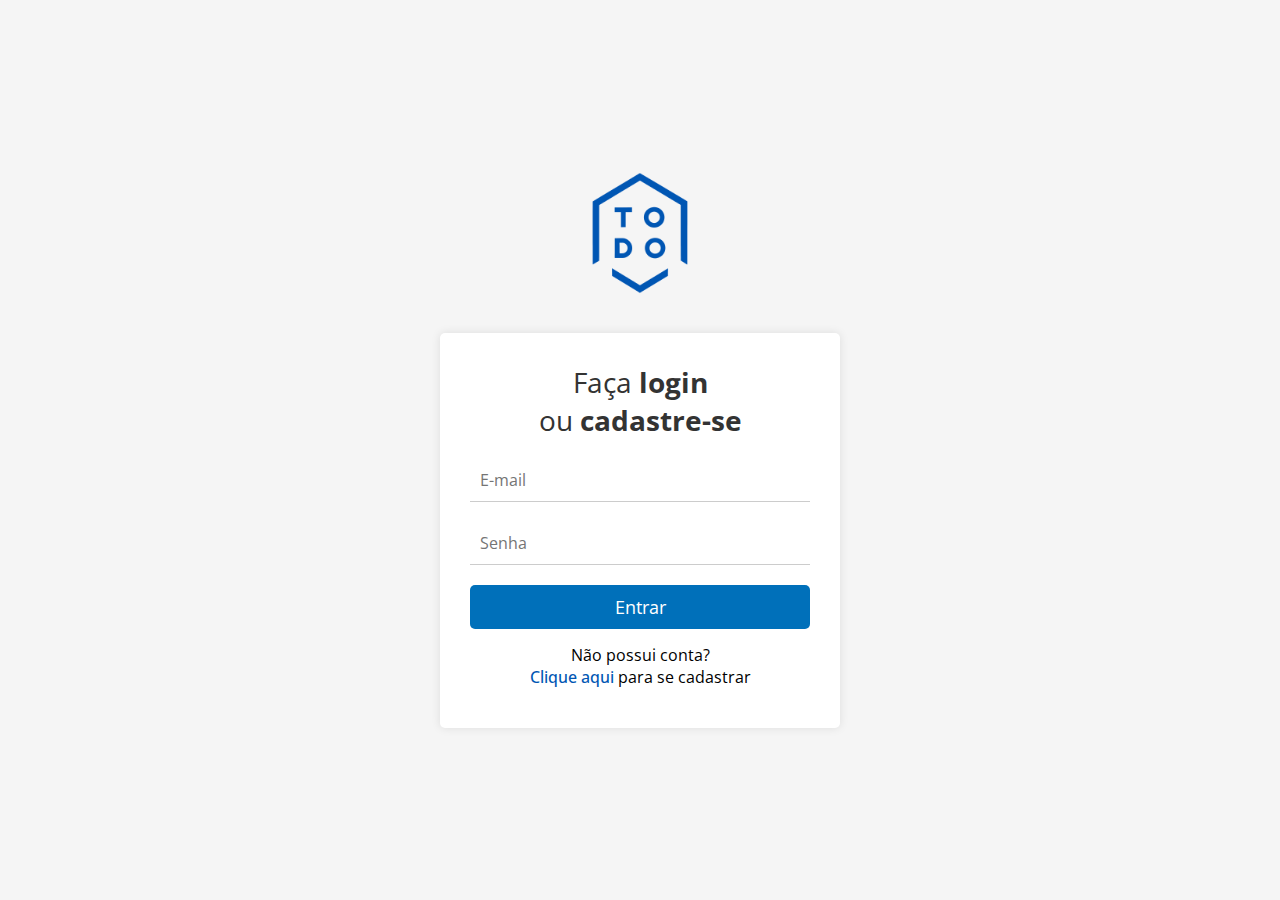
<file: index.html>
<!DOCTYPE html>
<html lang="pt-BR">

<head>
  <meta charset="UTF-8">
  <meta name="viewport" content="width=device-width, initial-scale=1.0">
  <link rel="preconnect" href="https://fonts.googleapis.com">
  <link rel="preconnect" href="https://fonts.gstatic.com" crossorigin>
  <link
    href="https://fonts.googleapis.com/css2?family=Open+Sans:ital,wght@0,300;0,400;0,500;0,600;0,700;1,300;1,400&display=swap"
    rel="stylesheet">
  <link rel="stylesheet" href="./css/style.css">
  <script src="./js/script.js" defer></script>
  <title>Página de Login</title>
</head>

<body>
  <img src="./assets/test2.png" alt="Logotipo" class="logo">
  <div class="container">
    <div class="form" id="loginForm">
      <h2>Faça <strong>login</strong><br> ou <strong>cadastre-se</strong></h2>
      <form action="#" method="post">
        <input type="email" name="email" id="email" placeholder="E-mail" required>
        <input type="password" name="password" id="password" placeholder="Senha" required>
        <button class="btn" type="submit">Entrar</button>
      </form>
      <div class="form-switch">
        <p>Não possui conta?</p>
        <p>
          <a href="#" id="switchToRegister">Clique aqui</a> para se cadastrar
        </p>
      </div>
    </div>

    <div class="form register" id="registerForm">
      <h2><strong>Preencha</strong> suas informações abaixo</h2>
      <form action="register.php" method="post">
        <input type="text" name="nome" id="nome" placeholder="Nome" required>
        <input type="email" name="newEmail" id="newEmail" placeholder="E-mail" required>
        <input type="password" name="newPassword" id="newPassword" placeholder="Senha" required>
        <button class="btn" type="submit" id="registerBtn">Cadastrar</button>
      </form>
      <div class="form-switch">
        <p>Já possui conta?</p>
        <p>
          <a href="#" id="switchToLogin">Clique aqui</a> para entrar
        </p>
      </div>
    </div>
  </div>
</body>

</html>
</file>
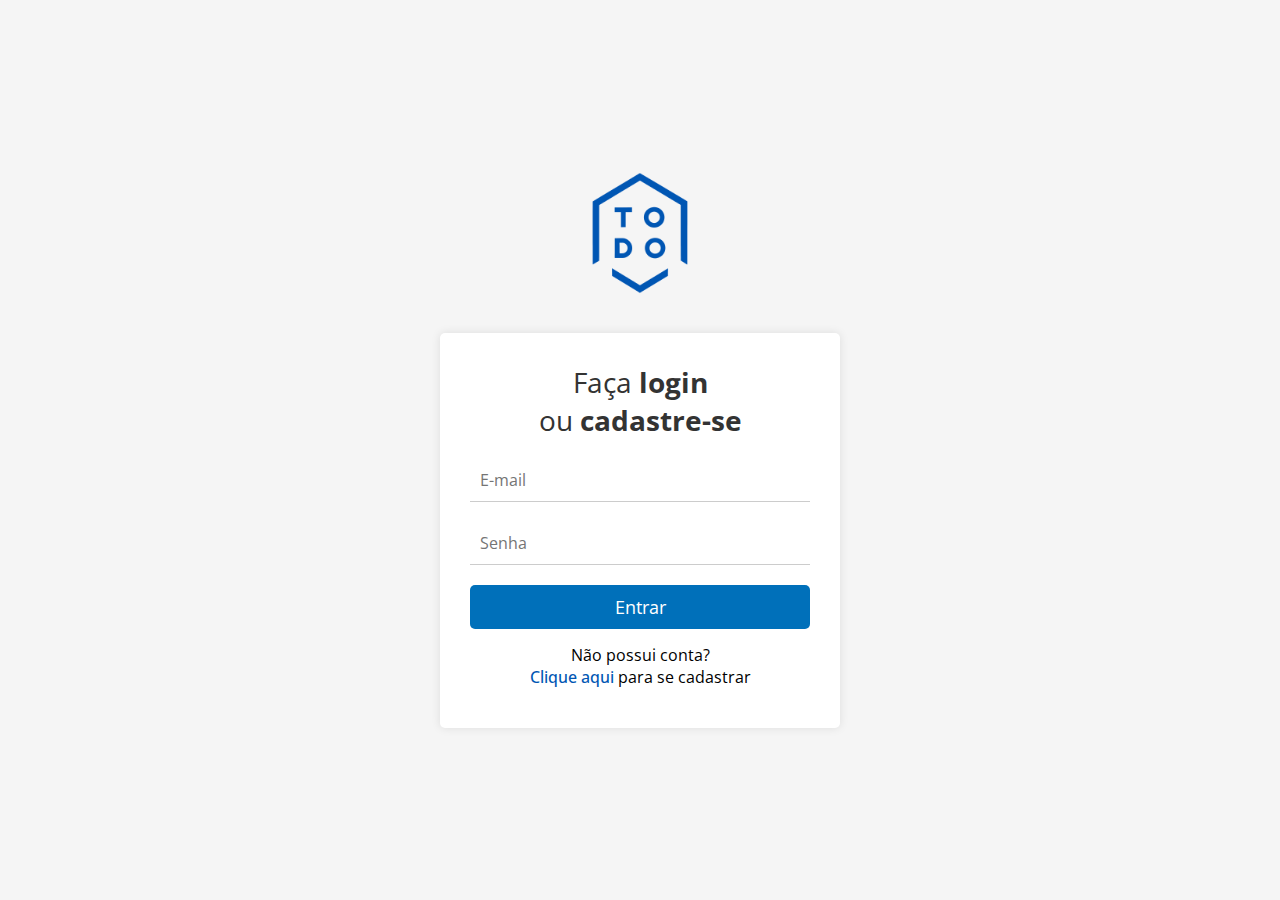
<file: html/index.html>
<!DOCTYPE html>
<html lang="pt-BR">

<head>
  <meta charset="UTF-8">
  <meta name="viewport" content="width=device-width, initial-scale=1.0">
  <link rel="preconnect" href="https://fonts.googleapis.com">
  <link rel="preconnect" href="https://fonts.gstatic.com" crossorigin>
  <link
    href="https://fonts.googleapis.com/css2?family=Open+Sans:ital,wght@0,300;0,400;0,500;0,600;0,700;1,300;1,400&display=swap"
    rel="stylesheet">
  <link rel="stylesheet" href="../css/style.css">
  <script src="../js/script.js" defer></script>
  <title>Página de Login</title>
</head>

<body>
  <img src="../assets/test2.png" alt="Logotipo" class="logo">
  <div class="container">
    <div class="form" id="loginForm">
      <h2>Faça <strong>login</strong><br> ou <strong>cadastre-se</strong></h2>
      <form action="#" method="post">
        <input type="email" name="email" id="email" placeholder="E-mail" required>
        <input type="password" name="password" id="password" placeholder="Senha" required>
        <button class="btn" type="submit">Entrar</button>
      </form>
      <div class="form-switch">
        <p>Não possui conta?</p>
        <p>
          <a href="#" id="switchToRegister">Clique aqui</a> para se cadastrar
        </p>
      </div>
    </div>

    <div class="form register" id="registerForm">
      <h2><strong>Preencha</strong> suas informações abaixo</h2>
      <form action="register.php" method="post">
        <input type="text" name="nome" id="nome" placeholder="Nome" required>
        <input type="email" name="newEmail" id="newEmail" placeholder="E-mail" required>
        <input type="password" name="newPassword" id="newPassword" placeholder="Senha" required>
        <button class="btn" type="submit" id="registerBtn">Cadastrar</button>
      </form>
      <div class="form-switch">
        <p>Já possui conta?</p>
        <p>
          <a href="#" id="switchToLogin">Clique aqui</a> para entrar
        </p>
      </div>
    </div>
  </div>
</body>

</html>
</file>
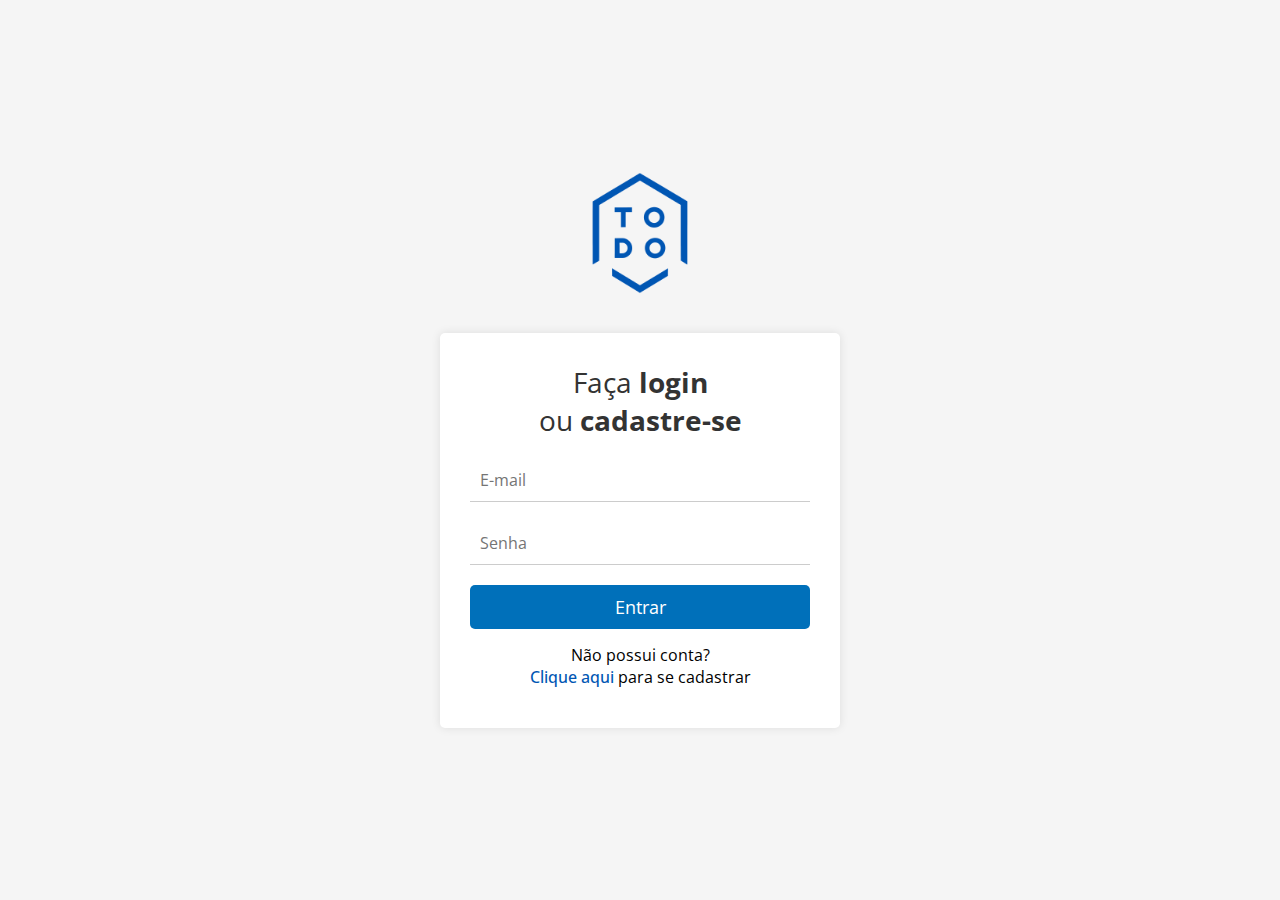
<file: html/todolist.html>
<!DOCTYPE html>
<html lang="pt-BR">

<head>
  <meta charset="UTF-8">
  <meta name="viewport" content="width=device-width, initial-scale=1.0">
  <link rel="preconnect" href="https://fonts.googleapis.com">
  <link rel="preconnect" href="https://fonts.gstatic.com" crossorigin>
  <link
    href="https://fonts.googleapis.com/css2?family=Open+Sans:ital,wght@0,300;0,400;0,500;0,600;0,700;1,300;1,400&display=swap"
    rel="stylesheet">
  <link rel="stylesheet" href="https://cdnjs.cloudflare.com/ajax/libs/font-awesome/6.4.2/css/all.min.css"
    integrity="sha512-z3gLpd7yknf1YoNbCzqRKc4qyor8gaKU1qmn+CShxbuBusANI9QpRohGBreCFkKxLhei6S9CQXFEbbKuqLg0DA=="
    crossorigin="anonymous" referrerpolicy="no-referrer" />
  <script src="../js/todolist.js" defer></script>
  <link rel="stylesheet" href="../css/todolist.css">
</head>

<body>
  <img src="../assets/test2.png" alt="Logotipo" class="logo">
  <div id="editModal" class="modal">
    <div class="modal-content">
      <span class="close" id="closeModal">&times;</span>
      <h2>Editar <strong>Tarefa</strong></h2>
      <input type="text" id="editTaskInput">
      <button id="saveTaskBtn">Salvar</button>
    </div>
  </div>
  <div class="container" id="taskPageContainer">
    <h1>Minha lista de <strong>tarefas</strong></h1>
    <div id="filter-buttons">
      <button class="filter-button" id="btn-todas">
        <p class="p_pendente">Todas</p>
      </button>
      
      <button class="filter-button" id="btn-pendente">
        <span class="circle pendente"></span>
        <p class="p_pendente">Pendentes</p>
      </button>

      <button class="filter-button" id="btn-andamento">
        <span class="circle andamento"></span>
        <p class="p_andamento">Em andamento</p>
      </button>

      <button class="filter-button" id="btn-concluida">
        <span class="circle concluida"></span>
        <p class="p_concluida">Concluídas</p>
      </button>

    </div>
    <div id="todo-list">

    </div>
    <div class="add-task">
      <select id="taskStatus">
        <option value="pendente">Pendente</option>
        <option value="andamento">Em Andamento</option>
        <option value="concluida">Concluída</option>
      </select>
      <input type="text" id="taskInput" placeholder="Adicionar nova tarefa">
      <button id="addTaskBtn">Adicionar</button>
    </div>
  </div>
  <i id="logoutButton" class="fa-solid fa-right-from-bracket"></i>
</body>

</html>
</file>
<file: css/style.css>
* {
  margin: 0;
  padding: 0;
  box-sizing: border-box;
  font-family: "Open Sans", sans-serif;
}

body {
  background-color: #f5f5f5;
  display: flex;
  justify-content: center;
  align-items: center;
  height: 100vh;
  margin: 0;
  padding-bottom: 40px;
  flex-direction: column;
}

.container {
  width: 400px;
  background-color: #fff;
  border-radius: 5px;
  box-shadow: 0 0 10px rgba(0, 0, 0, 0.1);
  overflow: hidden;
  max-width: 100%;
}

.form {
  padding: 30px;
}

.form h2 {
  font-size: 28px;
  font-weight: 400;
  padding-bottom: 10px;
  color: #333;
  text-align: center;
}

.form input {
  width: 100%;
  padding: 10px;
  margin: 10px 0;
  border: none;
  border-bottom: 1px solid #ccc;
  border-radius: 0;
  font-size: 16px;
}

.form button {
  width: 100%;
  padding: 10px;
  background-color: #0070ba;
  border: none;
  color: #fff;
  border-radius: 5px;
  cursor: pointer;
  font-size: 18px;
  margin-bottom: 5px;
}

.form-switch {
  text-align: center;
  padding: 10px 0;
}

.form input[type="password"] {
  margin-bottom: 20px;
}

a {
  text-decoration: none;
  color: #0056b3;
  font-weight: 500;
}

a:hover {
  color: #0070ba;
}

.btn:hover {
  background-color: #0056b3;
}

.form-switch button:focus {
  outline: none;
}

.form.register {
  display: none;
}

.logo {
  width: 200px;
  height: 200px;
}
</file>
<file: css/todolist.css>
@import './reset.css';

:root {
  --filter-button-w: ;
  --filter-button-h: ;
}

* {
  box-sizing: border-box;
  margin: 0;
  padding: 0;
  font-family: "Open Sans", sans-serif;
}

body {
  background-color: #f5f5f5;
  display: flex;
  align-items: center;
  max-height: 100vh;
  margin: 0;
  flex-direction: column;
}

.container {
  background-color: #fff;
  border-radius: 5px;
  box-shadow: 0 0 10px rgba(0, 0, 0, 0.1);
  text-align: center;
  padding: 25px;
  max-width: 700px;
  width: 100%;
}

h1 {
  color: #333;
  font-size: 28px;
  font-weight: 500;
}

.todo-list-message {
  width: 100%;
  margin: 10px 0;
  padding: 10px;
  text-align: center;
  display: block;
  color: hsl(0, 0%, 46%);
}

.task-card {
  background-color: #fff;
  border: 1px solid #ddd;
  border-radius: 8px;
  margin: 10px 0;
  display: flex;
  align-items: center;
  padding: 10px;
}

.task-card label {
  flex: 1;
  cursor: pointer;
  transition: color 0.3s;
  word-break: break-all;
  text-align: left;
}

.task-card input[type="checkbox"] {
  display: none;
}

.task-card input[type="checkbox"] + label {
  display: flex;
  font-size: 18px;
}

.task-card input[type="checkbox"]:checked + label {
  text-decoration: line-through;
  color: #aaa;
}

.add-task {
  display: flex;
  margin-top: 30px;
}

#taskInput {
  flex: 1;
  padding: 10px;
  border: 1px solid #ddd;
  border-radius: 5px;
  font-size: 16px;
  width: 100%;
  border: none;
  border-bottom: 1px solid #ccc;
  border-radius: 0;
}

#addTaskBtn {
  background-color: #0070ba;
  color: white;
  border: none;
  border-radius: 5px;
  padding: 10px 20px;
  margin-left: 10px;
  font-size: 16px;
  cursor: pointer;
  transition: background-color 0.3s;
}

#addTaskBtn:hover {
  background-color: #0056b3;
}

#todo-list {
  list-style: none;
  padding: 0;
  height: calc(100vh - 200px - 66px - 50px - 28px - 73px - 40px); /* Original: 700px Altura máxima para a lista */
  max-height: 700px;
  overflow-y: auto; /* Barra de rolagem vertical quando necessário */
}

.editBtn,
.deleteBtn {
  color: white;
  border: none;
  border-radius: 5px;
  padding: 5px 10px;
  font-size: 14px;
  cursor: pointer;
  transition: background-color 0.3s;
  margin-left: 5px;
}

.deleteBtn {
  background-color: #bb0808;
}

.editBtn {
  background-color: #ffa300;
}

.editBtn:hover {
  background-color: #ffb32f;
}

.deleteBtn:hover {
  background-color: #ff3333;
}

.logo {
  width: 200px;
  height: 200px;
}

.status-indicator {
  width: 12px;
  height: 12px;
  border-radius: 50%;
  margin-right: 10px;
}

.status-indicator[status="pendente"] {
  background-color: #bb0808;
}

.status-indicator[status="andamento"] {
  background-color: #ffa300;
}

.status-indicator[status="concluida"] {
  background-color: #008000;
}

#taskStatus {
  margin-right: 10px;
  border: hidden;
  background-color: #fff;
}

#filter-buttons {
  display: flex;
  justify-content: center;
  align-items: center;
  gap: 20px;
  padding: 0px 20px 0px 20px;
  margin: 16px 0px 16px;
}

.filter-button {
  display: flex;
  flex-direction: row;
  align-items: center;
  justify-content: center;
  gap: 8px;
  flex: 1;  

  border-radius: 5px;
  /* border: solid hsl(0, 0%, 90%) 2px; */
  border: none;
  /* box-shadow: rgba(0, 0, 0, 0.2) 0px 2px 2px; */
  cursor: pointer;
  background-color: hsl(0, 0%, 96%);
  padding: 8px;
}

.filter-button[isSelected="true"] {
  /* background-color: rgba(0, 86, 179, 0.4); */
  &::after {
    content: '';
    position: absolute;
    width: var(--filter-button-w);
    height: var(--filter-button-h);
    border: hsl(0, 0%, 75%) 2px solid;
    border-radius: 5px;

  }
}

.circle {
  width: 12px;
  height: 12px;
  border-radius: 50%;
}

.pendente {
  background-color: #bb0808;
}

.andamento {
  background-color: #ffa300;
}

.concluida {
  background-color: #008000;
}

/* Estilos do modal */
.modal {
  display: none;
  position: fixed;
  z-index: 1;
  left: 0;
  top: 0;
  width: 100%;
  height: 100%;
  overflow: auto;
  background-color: rgba(0, 0, 0, 0.4);
}

.modal-content {
  background-color: #fff;
  margin: 10% auto;
  padding: 20px;
  max-width: 40%;
  box-shadow: 0 4px 8px 0 rgba(0, 0, 0, 0.2);
  border-radius: 5px;
}

.close {
  color: #aaa;
  float: right;
  font-size: 24px;
  cursor: pointer;
}

#saveTaskBtn {
  background-color: #0070ba;
  color: white;
  border: none;
  border-radius: 5px;
  padding: 10px 20px;
  margin-top: 10px;
  width: 100%;
  max-width: 100%;
  font-size: 16px;
  cursor: pointer;
  transition: background-color 0.3s;
}

#saveTaskBtn:hover {
  background-color: #0056b3;
}

.modal-content h2 {
  color: #333;
  font-size: 24px;
  font-weight: 500;
  text-align: center;
}

#editTaskInput {
  flex: 1;
  padding: 10px;
  border: 1px solid #ddd;
  border-radius: 5px;
  font-size: 16px;
  width: 100%;
  border: none;
  border-bottom: 1px solid #ccc;
  border-radius: 0;
}

#logoutButton {
  position: fixed;
  right: 20px;
  bottom: 20px;
  background-color: #bb0808;
  color: white;
  border: none;
  margin-top: 25px;
  border-radius: 5px;
  padding: 10px 20px;
  font-size: 16px;
  cursor: pointer;
  transition: background-color 0.3s;
}

#logoutButton:hover {
  background-color: #ff3333;
}
</file>
